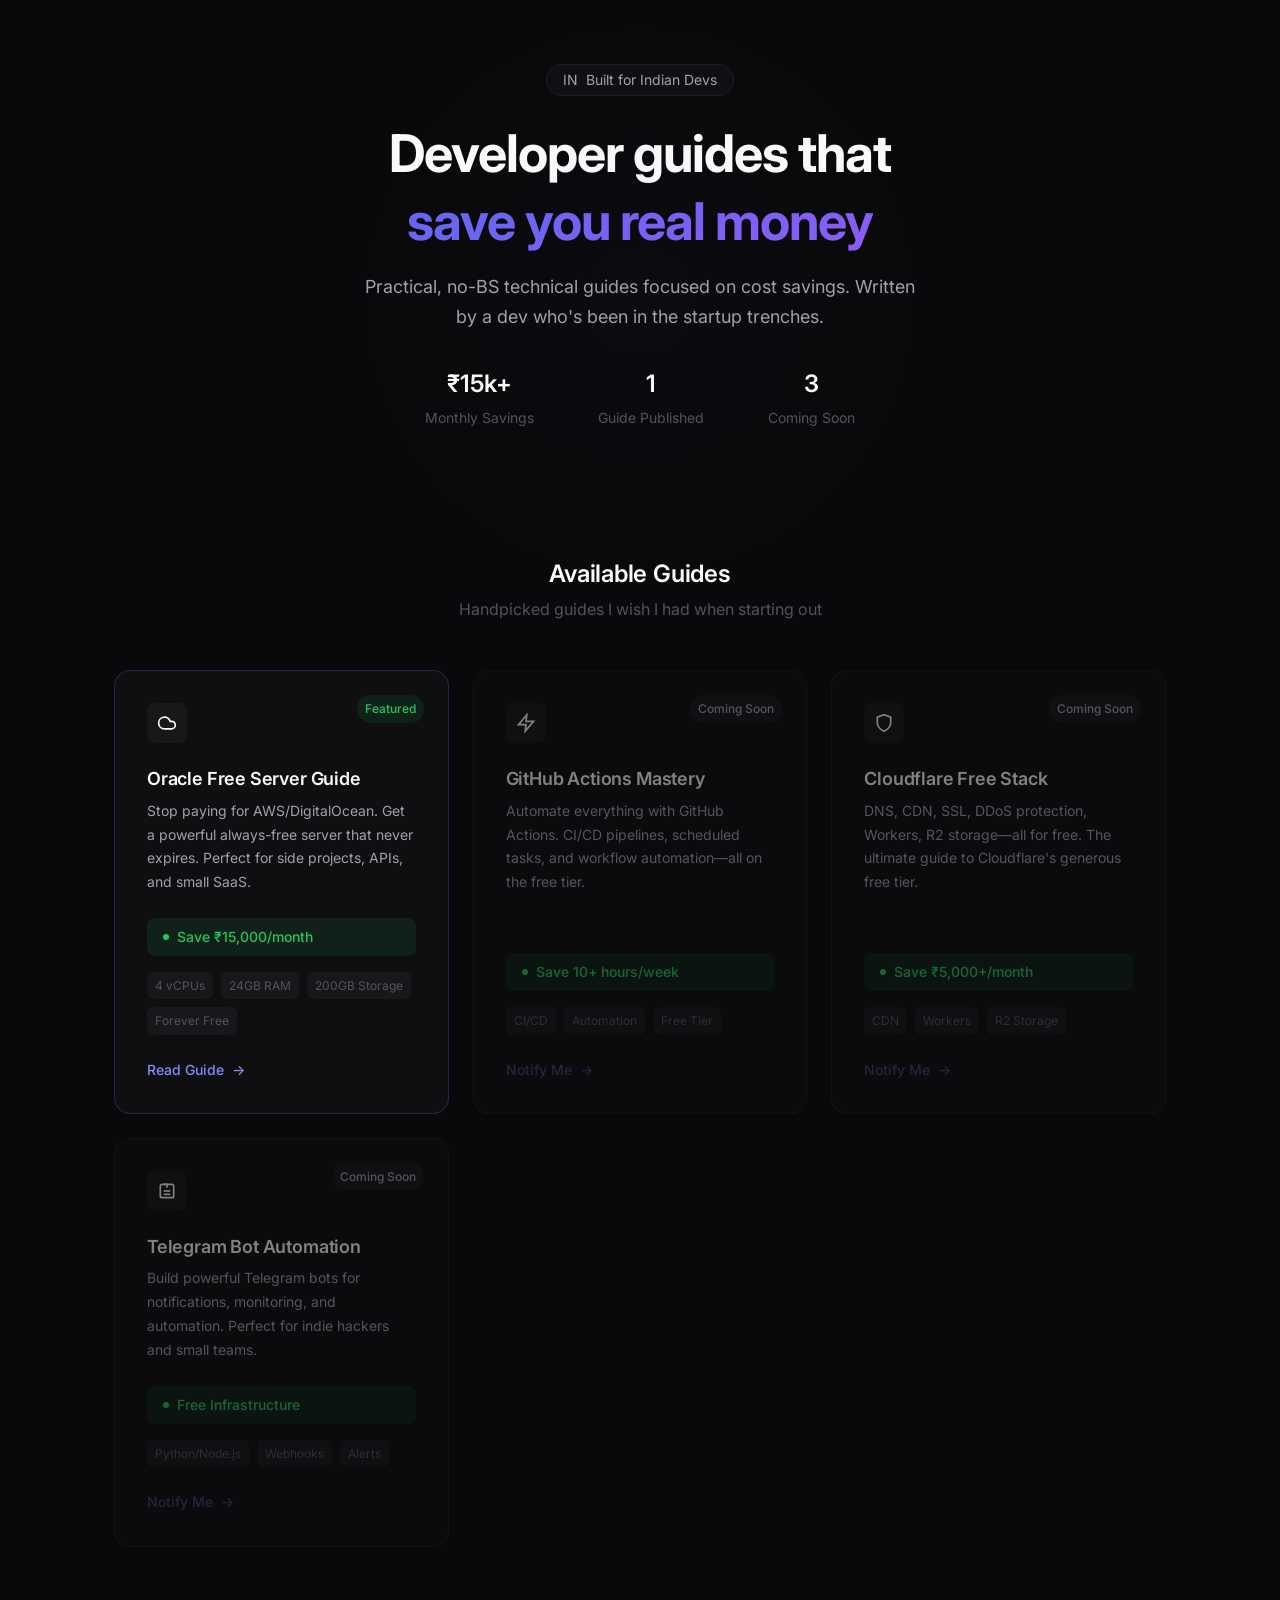
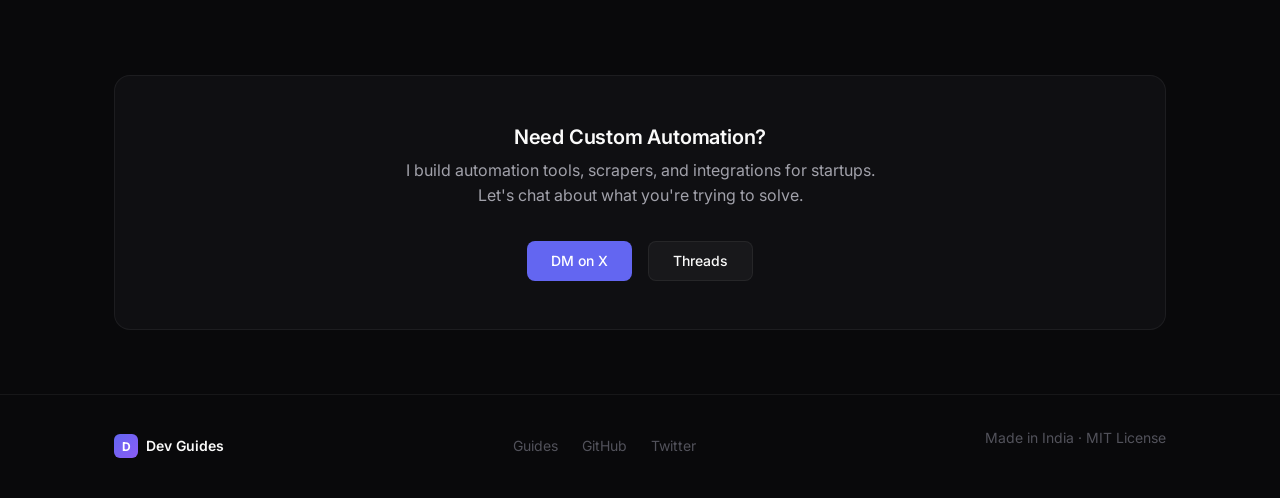
<file: index.html>
<!DOCTYPE html>
<html lang="en">
<head>
  <meta charset="UTF-8">
  <meta name="viewport" content="width=device-width, initial-scale=1.0">
  <meta name="description" content="Practical developer guides for Indian devs & startups. Save money, build faster, ship smarter.">
  <meta name="author" content="Dev Guides">
  <title>Dev Guides | Practical Guides for Indian Developers</title>
  <link rel="preconnect" href="https://fonts.googleapis.com">
  <link rel="preconnect" href="https://fonts.gstatic.com" crossorigin>
  <link href="https://fonts.googleapis.com/css2?family=Inter:wght@400;500;600;700&display=swap" rel="stylesheet">
  <link rel="stylesheet" href="assets/css/shared-styles.css">
  <link rel="icon" type="image/svg+xml" href="data:image/svg+xml,<svg xmlns='http://www.w3.org/2000/svg' viewBox='0 0 100 100'><text y='.9em' font-size='90'>D</text></svg>">
  <style>
    .hero{text-align:center;padding:var(--spacing-3xl) 0;position:relative}
    .hero::before{content:'';position:absolute;top:0;left:50%;transform:translateX(-50%);width:600px;height:600px;background:radial-gradient(circle,var(--accent-glow) 0%,transparent 70%);opacity:.15;pointer-events:none}
    .hero-badge{display:inline-flex;align-items:center;gap:var(--spacing-sm);padding:var(--spacing-xs) var(--spacing-md);background:var(--bg-secondary);border:1px solid var(--border-color);border-radius:var(--radius-full);font-size:var(--text-sm);color:var(--text-secondary);margin-bottom:var(--spacing-lg)}
    .hero h1{font-size:clamp(2rem,5vw,3.25rem);font-weight:700;margin-bottom:var(--spacing-md);letter-spacing:-0.02em}
    .hero-subtitle{font-size:var(--text-lg);color:var(--text-secondary);max-width:560px;margin:0 auto var(--spacing-xl);line-height:1.7}
    .hero-stats{display:flex;justify-content:center;gap:var(--spacing-3xl);flex-wrap:wrap}
    .stat{text-align:center}
    .stat-value{font-size:var(--text-2xl);font-weight:600;color:var(--text-primary)}
    .stat-label{font-size:var(--text-sm);color:var(--text-muted);margin-top:var(--spacing-xs)}
    .guides-section{padding:var(--spacing-3xl) 0}
    .section-header{text-align:center;margin-bottom:var(--spacing-2xl)}
    .section-title{font-size:var(--text-2xl);margin-bottom:var(--spacing-sm);font-weight:600}
    .section-subtitle{color:var(--text-muted)}
    .guides-grid{display:grid;grid-template-columns:repeat(auto-fit,minmax(300px,1fr));gap:var(--spacing-lg)}
    .guide-card{background:var(--bg-card);border:1px solid var(--border-color);border-radius:var(--radius-xl);padding:var(--spacing-xl);transition:all var(--transition-base);display:flex;flex-direction:column;position:relative}
    .guide-card:hover{background:var(--bg-card-hover);border-color:var(--border-hover);transform:translateY(-4px);box-shadow:var(--shadow-lg)}
    .guide-card.featured{border-color:rgba(99,102,241,.25)}
    .guide-card.placeholder{opacity:.5;cursor:default}
    .guide-card.placeholder:hover{transform:none;box-shadow:none;background:var(--bg-card)}
    .guide-status{position:absolute;top:var(--spacing-lg);right:var(--spacing-lg)}
    .guide-icon{width:40px;height:40px;border-radius:var(--radius-md);background:var(--bg-tertiary);display:flex;align-items:center;justify-content:center;margin-bottom:var(--spacing-lg);font-size:var(--text-lg)}
    .guide-title{font-size:var(--text-lg);font-weight:600;margin-bottom:var(--spacing-sm)}
    .guide-description{font-size:var(--text-sm);color:var(--text-secondary);flex-grow:1;margin-bottom:var(--spacing-lg);line-height:1.7}
    .guide-benefit{display:flex;align-items:center;gap:var(--spacing-sm);padding:var(--spacing-sm) var(--spacing-md);background:var(--success-bg);border-radius:var(--radius-md);margin-bottom:var(--spacing-md)}
    .guide-benefit-icon{width:6px;height:6px;border-radius:50%;background:var(--success)}
    .guide-benefit-text{font-size:var(--text-sm);color:var(--success);font-weight:500}
    .guide-specs{display:flex;gap:var(--spacing-sm);flex-wrap:wrap;margin-bottom:var(--spacing-lg)}
    .spec-tag{padding:var(--spacing-xs) var(--spacing-sm);background:var(--bg-tertiary);border-radius:var(--radius-sm);font-size:var(--text-xs);color:var(--text-muted)}
    .guide-cta{display:inline-flex;align-items:center;gap:var(--spacing-sm);color:var(--accent-secondary);font-size:var(--text-sm);font-weight:500;transition:gap var(--transition-fast)}
    .guide-cta:hover{gap:var(--spacing-md)}
    .cta-section{padding:var(--spacing-3xl) 0}
    .cta-card{background:var(--bg-secondary);border:1px solid var(--border-color);border-radius:var(--radius-xl);padding:var(--spacing-2xl);text-align:center}
    .cta-title{font-size:var(--text-xl);margin-bottom:var(--spacing-sm);font-weight:600}
    .cta-subtitle{color:var(--text-secondary);margin-bottom:var(--spacing-xl);max-width:480px;margin-left:auto;margin-right:auto}
    .cta-buttons{display:flex;justify-content:center;gap:var(--spacing-md);flex-wrap:wrap}
    .footer{border-top:1px solid var(--border-color);padding:var(--spacing-xl) 0}
    .footer-content{display:flex;justify-content:space-between;align-items:center;flex-wrap:wrap;gap:var(--spacing-lg)}
    .footer-brand{display:flex;align-items:center;gap:var(--spacing-sm);font-weight:600;font-size:var(--text-sm)}
    .footer-logo{width:24px;height:24px;background:var(--accent-gradient);border-radius:var(--radius-sm);display:flex;align-items:center;justify-content:center;font-size:var(--text-xs);font-weight:700;color:white}
    .footer-links{display:flex;gap:var(--spacing-lg)}
    .footer-link{color:var(--text-muted);font-size:var(--text-sm);transition:color var(--transition-fast)}
    .footer-link:hover{color:var(--text-primary)}
    .footer-copy{color:var(--text-muted);font-size:var(--text-sm)}
    @media(max-width:768px){.footer-content{flex-direction:column;text-align:center}.hero-stats{gap:var(--spacing-xl)}}
  </style>
</head>
<body>
  <section class="hero">
    <div class="container">
      <div class="hero-badge"><span>IN</span><span>Built for Indian Devs</span></div>
      <h1>Developer guides that<br><span class="text-gradient">save you real money</span></h1>
      <p class="hero-subtitle">Practical, no-BS technical guides focused on cost savings. Written by a dev who's been in the startup trenches.</p>
      <div class="hero-stats">
        <div class="stat"><div class="stat-value">₹15k+</div><div class="stat-label">Monthly Savings</div></div>
        <div class="stat"><div class="stat-value">1</div><div class="stat-label">Guide Published</div></div>
        <div class="stat"><div class="stat-value">3</div><div class="stat-label">Coming Soon</div></div>
      </div>
    </div>
  </section>

  <section class="guides-section" id="guides">
    <div class="container">
      <div class="section-header">
        <h2 class="section-title">Available Guides</h2>
        <p class="section-subtitle">Handpicked guides I wish I had when starting out</p>
      </div>
      <div class="guides-grid">
        <article class="guide-card featured">
          <span class="guide-status"><span class="badge badge-success">Featured</span></span>
          <div class="guide-icon">
            <svg width="20" height="20" viewBox="0 0 24 24" fill="none" stroke="currentColor" stroke-width="2"><path d="M17.5 19H9a7 7 0 1 1 6.71-9h1.79a4.5 4.5 0 1 1 0 9Z"/></svg>
          </div>
          <h3 class="guide-title">Oracle Free Server Guide</h3>
          <p class="guide-description">Stop paying for AWS/DigitalOcean. Get a powerful always-free server that never expires. Perfect for side projects, APIs, and small SaaS.</p>
          <div class="guide-benefit"><span class="guide-benefit-icon"></span><span class="guide-benefit-text">Save ₹15,000/month</span></div>
          <div class="guide-specs"><span class="spec-tag">4 vCPUs</span><span class="spec-tag">24GB RAM</span><span class="spec-tag">200GB Storage</span><span class="spec-tag">Forever Free</span></div>
          <a href="guides/oracle-free-server/" class="guide-cta">Read Guide <span>→</span></a>
        </article>
        <article class="guide-card placeholder">
          <span class="guide-status"><span class="badge">Coming Soon</span></span>
          <div class="guide-icon">
            <svg width="20" height="20" viewBox="0 0 24 24" fill="none" stroke="currentColor" stroke-width="2"><path d="M13 2L3 14h9l-1 8 10-12h-9l1-8z"/></svg>
          </div>
          <h3 class="guide-title">GitHub Actions Mastery</h3>
          <p class="guide-description">Automate everything with GitHub Actions. CI/CD pipelines, scheduled tasks, and workflow automation—all on the free tier.</p>
          <div class="guide-benefit"><span class="guide-benefit-icon"></span><span class="guide-benefit-text">Save 10+ hours/week</span></div>
          <div class="guide-specs"><span class="spec-tag">CI/CD</span><span class="spec-tag">Automation</span><span class="spec-tag">Free Tier</span></div>
          <span class="guide-cta" style="opacity:.4">Notify Me <span>→</span></span>
        </article>
        <article class="guide-card placeholder">
          <span class="guide-status"><span class="badge">Coming Soon</span></span>
          <div class="guide-icon">
            <svg width="20" height="20" viewBox="0 0 24 24" fill="none" stroke="currentColor" stroke-width="2"><path d="M12 22s8-4 8-10V5l-8-3-8 3v7c0 6 8 10 8 10z"/></svg>
          </div>
          <h3 class="guide-title">Cloudflare Free Stack</h3>
          <p class="guide-description">DNS, CDN, SSL, DDoS protection, Workers, R2 storage—all for free. The ultimate guide to Cloudflare's generous free tier.</p>
          <div class="guide-benefit"><span class="guide-benefit-icon"></span><span class="guide-benefit-text">Save ₹5,000+/month</span></div>
          <div class="guide-specs"><span class="spec-tag">CDN</span><span class="spec-tag">Workers</span><span class="spec-tag">R2 Storage</span></div>
          <span class="guide-cta" style="opacity:.4">Notify Me <span>→</span></span>
        </article>
        <article class="guide-card placeholder">
          <span class="guide-status"><span class="badge">Coming Soon</span></span>
          <div class="guide-icon">
            <svg width="20" height="20" viewBox="0 0 24 24" fill="none" stroke="currentColor" stroke-width="2"><path d="M12 8V4H8"/><rect x="4" y="4" width="16" height="16" rx="2"/><path d="M16 16H8"/><path d="M16 12H8"/></svg>
          </div>
          <h3 class="guide-title">Telegram Bot Automation</h3>
          <p class="guide-description">Build powerful Telegram bots for notifications, monitoring, and automation. Perfect for indie hackers and small teams.</p>
          <div class="guide-benefit"><span class="guide-benefit-icon"></span><span class="guide-benefit-text">Free Infrastructure</span></div>
          <div class="guide-specs"><span class="spec-tag">Python/Node.js</span><span class="spec-tag">Webhooks</span><span class="spec-tag">Alerts</span></div>
          <span class="guide-cta" style="opacity:.4">Notify Me <span>→</span></span>
        </article>
      </div>
    </div>
  </section>

  <section class="cta-section">
    <div class="container">
      <div class="cta-card">
        <h2 class="cta-title">Need Custom Automation?</h2>
        <p class="cta-subtitle">I build automation tools, scrapers, and integrations for startups. Let's chat about what you're trying to solve.</p>
        <div class="cta-buttons">
          <a href="https://x.com/krishamaze" class="btn btn-primary" target="_blank" rel="noopener noreferrer">DM on X</a>
          <a href="https://www.threads.net/@kris.na.27" class="btn btn-secondary" target="_blank" rel="noopener noreferrer">Threads</a>
        </div>
      </div>
    </div>
  </section>

  <footer class="footer">
    <div class="container">
      <div class="footer-content">
        <div class="footer-brand"><div class="footer-logo">D</div><span>Dev Guides</span></div>
        <nav class="footer-links">
          <a href="#guides" class="footer-link">Guides</a>
          <a href="https://github.com/krishamaze/dev-guides" class="footer-link" target="_blank" rel="noopener noreferrer">GitHub</a>
          <a href="https://x.com/krishamaze" class="footer-link" target="_blank" rel="noopener noreferrer">Twitter</a>
        </nav>
        <p class="footer-copy">Made in India · MIT License</p>
      </div>
    </div>
  </footer>
</body>
</html>
</file>
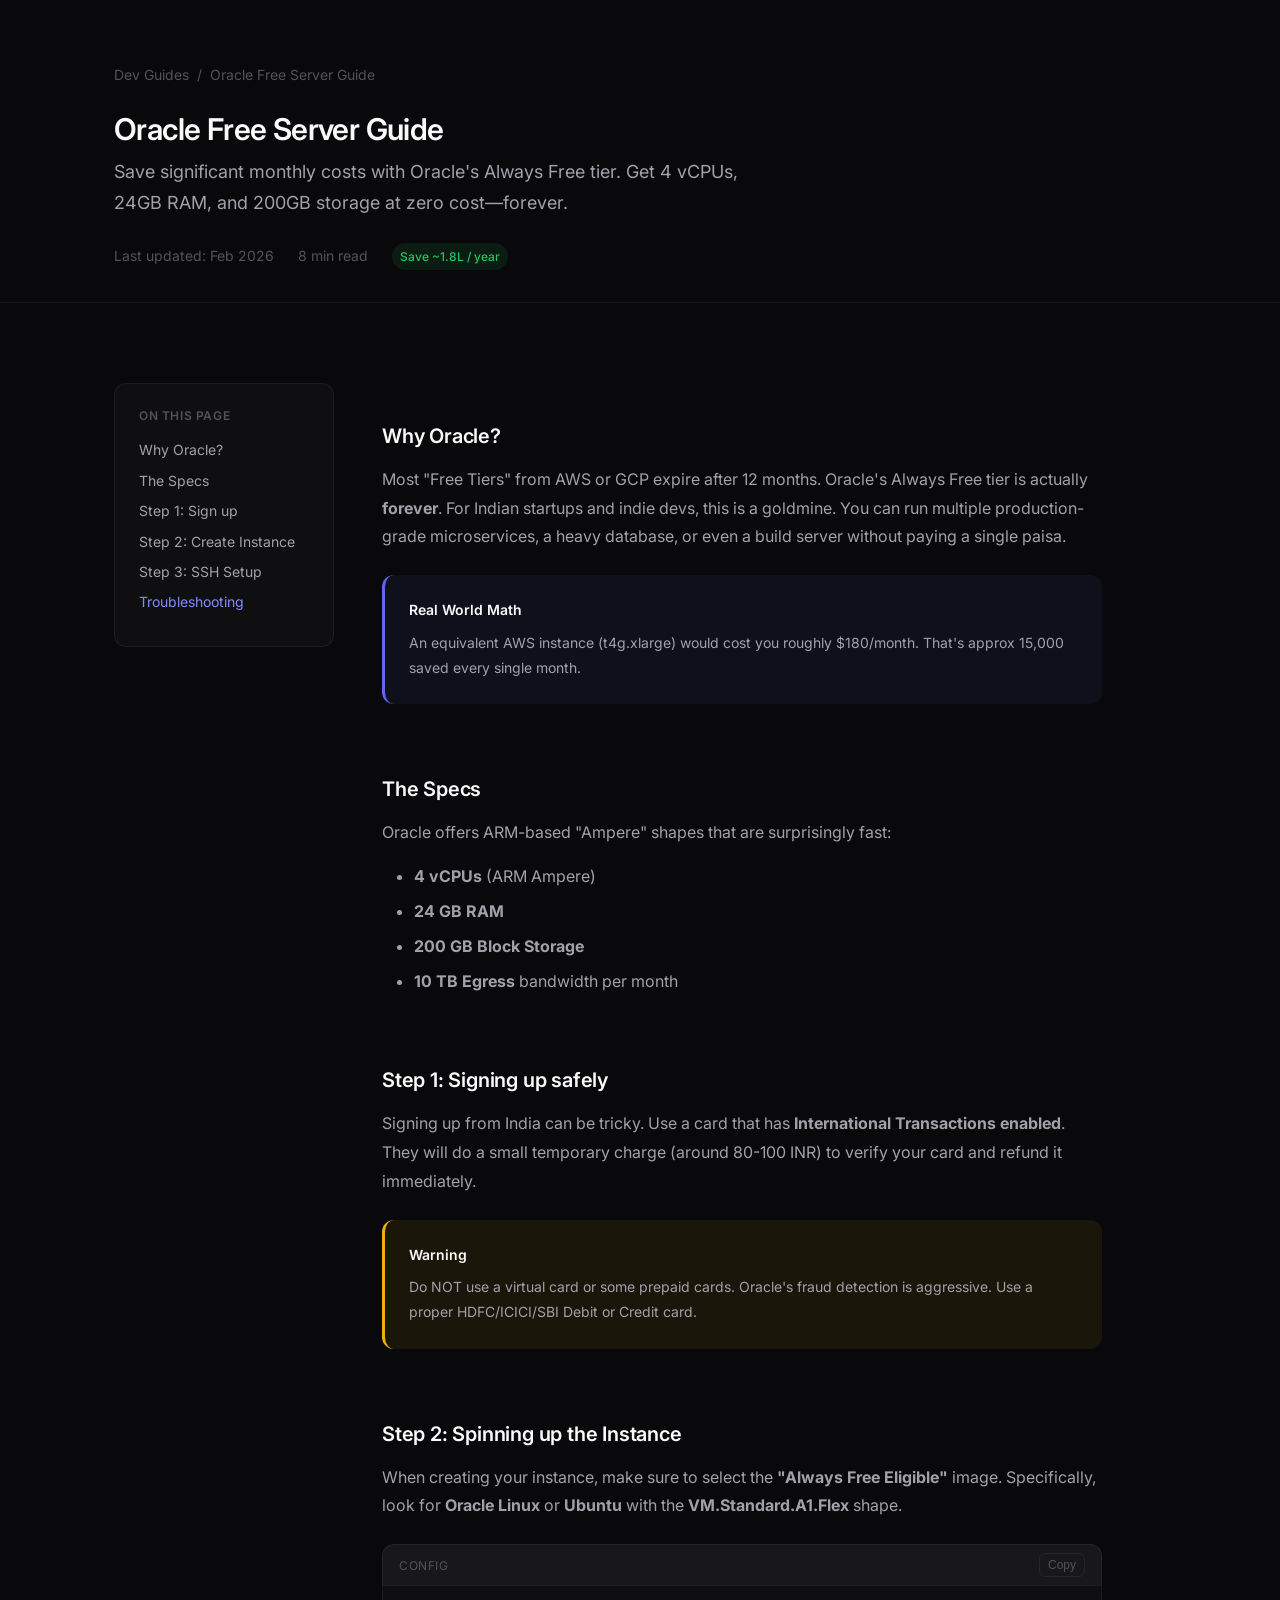
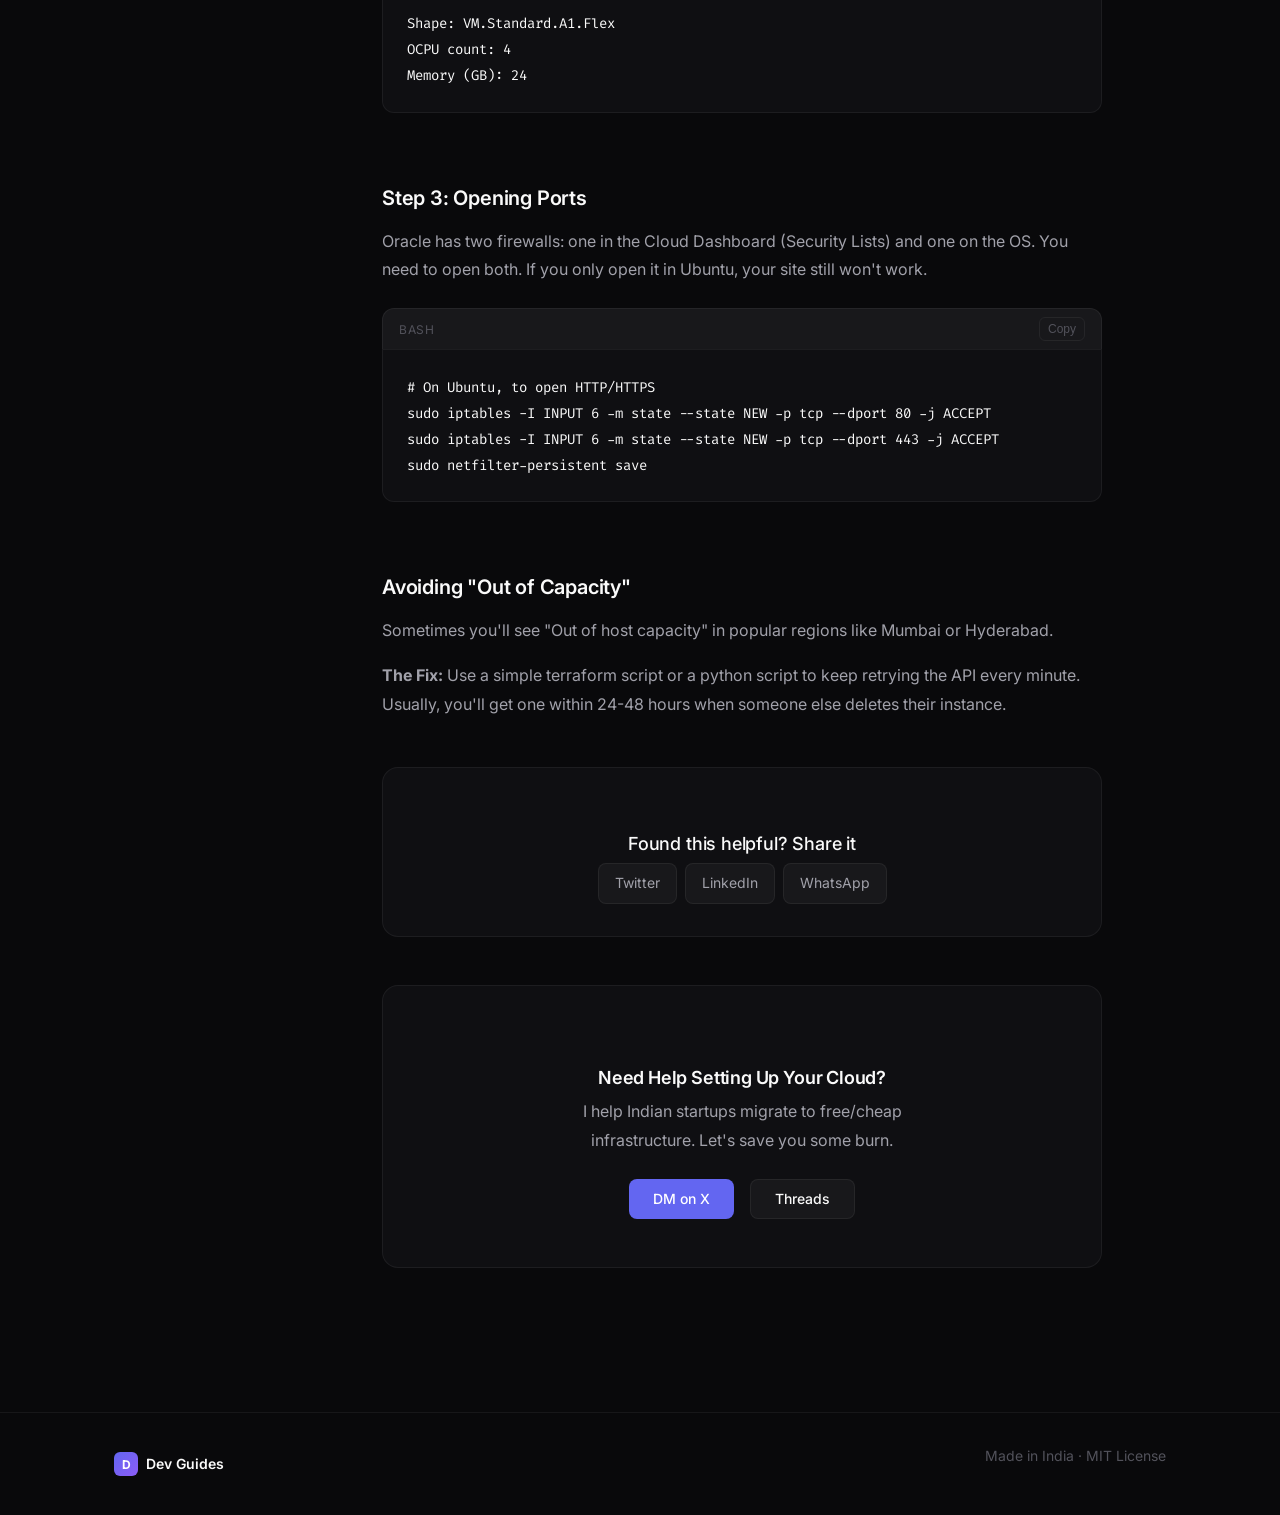
<file: guides/oracle-free-server/index.html>
<!DOCTYPE html>
<html lang="en">

<head>
    <meta charset="UTF-8">
    <meta name="viewport" content="width=device-width, initial-scale=1.0">
    <meta name="description"
        content="Learn how to get a powerful, forever-free ARM server from Oracle Cloud. 4 vCPUs, 24GB RAM, and 200GB storage for zero cost.">
    <meta name="author" content="Dev Guides">
    <title>Oracle Free Server Guide | Dev Guides</title>
    <link rel="preconnect" href="https://fonts.googleapis.com">
    <link rel="preconnect" href="https://fonts.gstatic.com" crossorigin>
    <link
        href="https://fonts.googleapis.com/css2?family=Inter:wght@400;500;600;700&family=Fira+Code:wght@400;500&display=swap"
        rel="stylesheet">
    <link rel="stylesheet" href="../../assets/css/shared-styles.css">
    <link rel="icon" type="image/svg+xml"
        href="data:image/svg+xml,<svg xmlns='http://www.w3.org/2000/svg' viewBox='0 0 100 100'><text y='.9em' font-size='90'>D</text></svg>">
    <style>
        .guide-header {
            padding: var(--spacing-3xl) 0 var(--spacing-xl);
            border-bottom: 1px solid var(--border-color)
        }

        .breadcrumb {
            display: flex;
            align-items: center;
            gap: var(--spacing-sm);
            font-size: var(--text-sm);
            color: var(--text-muted);
            margin-bottom: var(--spacing-lg)
        }

        .breadcrumb a {
            color: var(--text-muted)
        }

        .breadcrumb a:hover {
            color: var(--accent-secondary)
        }

        .guide-header h1 {
            font-size: var(--text-3xl);
            letter-spacing: -0.02em;
            margin-bottom: var(--spacing-sm)
        }

        .hero-subtitle {
            color: var(--text-secondary);
            font-size: var(--text-lg);
            line-height: 1.7;
            max-width: 640px
        }

        .guide-meta {
            display: flex;
            align-items: center;
            gap: var(--spacing-lg);
            flex-wrap: wrap;
            margin-top: var(--spacing-lg)
        }

        .meta-item {
            display: flex;
            align-items: center;
            gap: var(--spacing-xs);
            font-size: var(--text-sm);
            color: var(--text-muted)
        }

        .guide-layout {
            display: grid;
            grid-template-columns: 220px 1fr;
            gap: var(--spacing-2xl);
            padding: var(--spacing-2xl) 0
        }

        @media(max-width:900px) {
            .guide-layout {
                grid-template-columns: 1fr
            }

            .sidebar {
                display: none
            }
        }

        .sidebar {
            position: sticky;
            top: var(--spacing-lg);
            height: fit-content
        }

        .guide-content {
            max-width: 720px
        }

        .guide-content h2 {
            font-size: var(--text-xl);
            margin: var(--spacing-2xl) 0 var(--spacing-md);
            padding-top: var(--spacing-lg);
            letter-spacing: -0.01em
        }

        .guide-content h3 {
            font-size: var(--text-lg);
            margin: var(--spacing-xl) 0 var(--spacing-sm)
        }

        .guide-content p {
            margin-bottom: var(--spacing-md);
            line-height: 1.8
        }

        .guide-content ul {
            margin: var(--spacing-md) 0;
            padding-left: var(--spacing-xl)
        }

        .guide-content li {
            margin: var(--spacing-sm) 0;
            color: var(--text-secondary);
            line-height: 1.7
        }

        .code-block {
            position: relative;
            margin: var(--spacing-lg) 0
        }

        .code-header {
            display: flex;
            align-items: center;
            justify-content: space-between;
            background: var(--bg-tertiary);
            border: 1px solid var(--border-color);
            border-bottom: none;
            border-radius: var(--radius-lg) var(--radius-lg) 0 0;
            padding: var(--spacing-sm) var(--spacing-md)
        }

        .code-lang {
            font-size: var(--text-xs);
            color: var(--text-muted);
            text-transform: uppercase;
            letter-spacing: 0.05em
        }

        .code-header+pre {
            border-radius: 0 0 var(--radius-lg) var(--radius-lg);
            margin-top: 0
        }

        .callout {
            padding: var(--spacing-lg);
            border-radius: var(--radius-lg);
            margin: var(--spacing-lg) 0;
            border-left: 3px solid
        }

        .callout-info {
            background: rgba(99, 102, 241, .08);
            border-color: var(--accent-primary)
        }

        .callout-warning {
            background: rgba(234, 179, 8, .08);
            border-color: var(--warning)
        }

        .callout-success {
            background: var(--success-bg);
            border-color: var(--success)
        }

        .callout-title {
            font-weight: 600;
            font-size: var(--text-sm);
            margin-bottom: var(--spacing-sm)
        }

        .callout p {
            margin-bottom: 0;
            font-size: var(--text-sm)
        }

        .share-section {
            background: var(--bg-secondary);
            border: 1px solid var(--border-color);
            border-radius: var(--radius-xl);
            padding: var(--spacing-xl);
            margin: var(--spacing-2xl) 0;
            text-align: center
        }

        .share-title {
            font-size: var(--text-base);
            margin-bottom: var(--spacing-md);
            font-weight: 500
        }

        .share-buttons {
            display: flex;
            justify-content: center;
            gap: var(--spacing-sm);
            flex-wrap: wrap
        }

        .share-btn {
            display: inline-flex;
            align-items: center;
            gap: var(--spacing-sm);
            padding: var(--spacing-sm) var(--spacing-md);
            background: var(--bg-tertiary);
            border: 1px solid var(--border-color);
            border-radius: var(--radius-md);
            color: var(--text-secondary);
            font-size: var(--text-sm);
            text-decoration: none;
            transition: all var(--transition-fast)
        }

        .share-btn:hover {
            background: var(--bg-card-hover);
            border-color: var(--border-hover);
            color: var(--text-primary)
        }

        .consulting-cta {
            background: var(--bg-secondary);
            border: 1px solid var(--border-color);
            border-radius: var(--radius-xl);
            padding: var(--spacing-2xl);
            text-align: center;
            margin: var(--spacing-2xl) 0
        }

        .consulting-cta h3 {
            font-size: var(--text-lg);
            margin-bottom: var(--spacing-sm)
        }

        .consulting-cta p {
            color: var(--text-secondary);
            margin-bottom: var(--spacing-lg);
            max-width: 400px;
            margin-left: auto;
            margin-right: auto
        }

        .cta-buttons {
            display: flex;
            justify-content: center;
            gap: var(--spacing-md);
            flex-wrap: wrap
        }

        .footer {
            border-top: 1px solid var(--border-color);
            padding: var(--spacing-xl) 0;
            margin-top: var(--spacing-2xl)
        }

        .footer-content {
            display: flex;
            justify-content: space-between;
            align-items: center;
            flex-wrap: wrap;
            gap: var(--spacing-md)
        }

        .footer-brand {
            display: flex;
            align-items: center;
            gap: var(--spacing-sm);
            font-weight: 600;
            font-size: var(--text-sm)
        }

        .footer-logo {
            width: 24px;
            height: 24px;
            background: var(--accent-gradient);
            border-radius: var(--radius-sm);
            display: flex;
            align-items: center;
            justify-content: center;
            font-size: var(--text-xs);
            font-weight: 700;
            color: white
        }

        .footer-copy {
            color: var(--text-muted);
            font-size: var(--text-sm)
        }
    </style>
</head>

<body>
    <header class="guide-header">
        <div class="container">
            <nav class="breadcrumb">
                <a href="../../">Dev Guides</a><span>/</span><span>Oracle Free Server Guide</span>
            </nav>
            <h1>Oracle Free Server Guide</h1>
            <p class="hero-subtitle">Save significant monthly costs with Oracle's Always Free tier. Get 4 vCPUs, 24GB
                RAM, and 200GB storage at zero cost—forever.</p>
            <div class="guide-meta">
                <span class="meta-item">Last updated: Feb 2026</span>
                <span class="meta-item">8 min read</span>
                <span class="badge badge-success">Save ~1.8L / year</span>
            </div>
        </div>
    </header>

    <main class="container">
        <div class="guide-layout">
            <aside class="sidebar">
                <nav class="toc">
                    <h2 class="toc-title">On this page</h2>
                    <ul class="toc-list">
                        <li><a href="#why-oracle">Why Oracle?</a></li>
                        <li><a href="#the-specs">The Specs</a></li>
                        <li><a href="#step-1">Step 1: Sign up</a></li>
                        <li><a href="#step-2">Step 2: Create Instance</a></li>
                        <li><a href="#step-3">Step 3: SSH Setup</a></li>
                        <li><a href="#troubleshooting">Troubleshooting</a></li>
                    </ul>
                </nav>
            </aside>

            <article class="guide-content">
                <section id="why-oracle">
                    <h2>Why Oracle?</h2>
                    <p>Most "Free Tiers" from AWS or GCP expire after 12 months. Oracle's Always Free tier is actually
                        <strong>forever</strong>. For Indian startups and indie devs, this is a goldmine. You can run
                        multiple production-grade microservices, a heavy database, or even a build server without paying
                        a single paisa.
                    </p>
                    <div class="callout callout-info">
                        <div class="callout-title">Real World Math</div>
                        <p>An equivalent AWS instance (t4g.xlarge) would cost you roughly $180/month. That's approx
                            15,000 saved every single month.</p>
                    </div>
                </section>

                <section id="the-specs">
                    <h2>The Specs</h2>
                    <p>Oracle offers ARM-based "Ampere" shapes that are surprisingly fast:</p>
                    <ul>
                        <li><strong>4 vCPUs</strong> (ARM Ampere)</li>
                        <li><strong>24 GB RAM</strong></li>
                        <li><strong>200 GB Block Storage</strong></li>
                        <li><strong>10 TB Egress</strong> bandwidth per month</li>
                    </ul>
                </section>

                <section id="step-1">
                    <h2>Step 1: Signing up safely</h2>
                    <p>Signing up from India can be tricky. Use a card that has <strong>International Transactions
                            enabled</strong>. They will do a small temporary charge (around 80-100 INR) to verify your
                        card and
                        refund it immediately.</p>
                    <div class="callout callout-warning">
                        <div class="callout-title">Warning</div>
                        <p>Do NOT use a virtual card or some prepaid cards. Oracle's fraud detection is aggressive. Use
                            a proper HDFC/ICICI/SBI Debit or Credit card.</p>
                    </div>
                </section>

                <section id="step-2">
                    <h2>Step 2: Spinning up the Instance</h2>
                    <p>When creating your instance, make sure to select the <strong>"Always Free Eligible"</strong>
                        image. Specifically, look for <strong>Oracle Linux</strong> or <strong>Ubuntu</strong> with the
                        <strong>VM.Standard.A1.Flex</strong> shape.
                    </p>
                    <div class="code-block">
                        <div class="code-header">
                            <span class="code-lang">config</span>
                            <button class="copy-btn" onclick="copyCode(this)">Copy</button>
                        </div>
                        <pre><code>Shape: VM.Standard.A1.Flex
OCPU count: 4
Memory (GB): 24</code></pre>
                    </div>
                </section>

                <section id="step-3">
                    <h2>Step 3: Opening Ports</h2>
                    <p>Oracle has two firewalls: one in the Cloud Dashboard (Security Lists) and one on the OS. You need
                        to open both. If you only open it in Ubuntu, your site still won't work.</p>
                    <div class="code-block">
                        <div class="code-header">
                            <span class="code-lang">bash</span>
                            <button class="copy-btn" onclick="copyCode(this)">Copy</button>
                        </div>
                        <pre><code># On Ubuntu, to open HTTP/HTTPS
sudo iptables -I INPUT 6 -m state --state NEW -p tcp --dport 80 -j ACCEPT
sudo iptables -I INPUT 6 -m state --state NEW -p tcp --dport 443 -j ACCEPT
sudo netfilter-persistent save</code></pre>
                    </div>
                </section>

                <section id="troubleshooting">
                    <h2>Avoiding "Out of Capacity"</h2>
                    <p>Sometimes you'll see "Out of host capacity" in popular regions like Mumbai or Hyderabad.</p>
                    <p><strong>The Fix:</strong> Use a simple terraform script or a python script to keep retrying the
                        API every minute. Usually, you'll get one within 24-48 hours when someone else deletes their
                        instance.</p>
                </section>

                <div class="share-section">
                    <h3 class="share-title">Found this helpful? Share it</h3>
                    <div class="share-buttons">
                        <a href="#" class="share-btn">Twitter</a>
                        <a href="#" class="share-btn">LinkedIn</a>
                        <a href="#" class="share-btn">WhatsApp</a>
                    </div>
                </div>

                <div class="consulting-cta">
                    <h3>Need Help Setting Up Your Cloud?</h3>
                    <p>I help Indian startups migrate to free/cheap infrastructure. Let's save you some burn.</p>
                    <div class="cta-buttons">
                        <a href="https://x.com/krishamaze" class="btn btn-primary" target="_blank">DM on X</a>
                        <a href="https://www.threads.net/@kris.na.27" class="btn btn-secondary"
                            target="_blank">Threads</a>
                    </div>
                </div>
            </article>
        </div>
    </main>

    <footer class="footer">
        <div class="container">
            <div class="footer-content">
                <div class="footer-brand">
                    <div class="footer-logo">D</div> Dev Guides
                </div>
                <p class="footer-copy">Made in India · MIT License</p>
            </div>
        </div>
    </footer>

    <script src="../../assets/js/guide.js"></script>
</body>

</html>
</file>
<file: assets/css/shared-styles.css>
/* ============================================
   Dev Guides - Shared Styles
   Clean, Minimal, Premium Dark Mode
   ============================================ */

/* CSS Custom Properties */
:root {
  /* Colors - Refined Dark Mode */
  --bg-primary: #09090b;
  --bg-secondary: #0f0f12;
  --bg-tertiary: #18181b;
  --bg-card: #0f0f12;
  --bg-card-hover: #18181b;
  
  --text-primary: #fafafa;
  --text-secondary: #a1a1aa;
  --text-muted: #52525b;
  
  --accent-primary: #6366f1;
  --accent-secondary: #818cf8;
  --accent-gradient: linear-gradient(135deg, #6366f1 0%, #8b5cf6 100%);
  --accent-glow: rgba(99, 102, 241, 0.15);
  
  --success: #22c55e;
  --success-bg: rgba(34, 197, 94, 0.1);
  --warning: #eab308;
  --error: #ef4444;
  
  --border-color: rgba(255, 255, 255, 0.06);
  --border-hover: rgba(255, 255, 255, 0.12);
  
  /* Typography */
  --font-sans: 'Inter', -apple-system, BlinkMacSystemFont, 'Segoe UI', Roboto, sans-serif;
  --font-mono: 'Fira Code', 'JetBrains Mono', 'Consolas', monospace;
  
  --text-xs: 0.75rem;
  --text-sm: 0.875rem;
  --text-base: 1rem;
  --text-lg: 1.125rem;
  --text-xl: 1.25rem;
  --text-2xl: 1.5rem;
  --text-3xl: 1.875rem;
  --text-4xl: 2.25rem;
  --text-5xl: 3rem;
  
  /* Spacing */
  --spacing-xs: 0.25rem;
  --spacing-sm: 0.5rem;
  --spacing-md: 1rem;
  --spacing-lg: 1.5rem;
  --spacing-xl: 2rem;
  --spacing-2xl: 3rem;
  --spacing-3xl: 4rem;
  
  /* Border Radius */
  --radius-sm: 0.375rem;
  --radius-md: 0.5rem;
  --radius-lg: 0.75rem;
  --radius-xl: 1rem;
  --radius-2xl: 1.5rem;
  --radius-full: 9999px;
  
  /* Shadows - Subtle */
  --shadow-sm: 0 1px 2px rgba(0, 0, 0, 0.4);
  --shadow-md: 0 4px 6px -1px rgba(0, 0, 0, 0.5);
  --shadow-lg: 0 10px 15px -3px rgba(0, 0, 0, 0.5);
  --shadow-xl: 0 20px 25px -5px rgba(0, 0, 0, 0.5);
  
  /* Transitions */
  --transition-fast: 150ms ease;
  --transition-base: 200ms ease;
  --transition-slow: 300ms ease;
  
  /* Container */
  --container-max: 1100px;
  --container-padding: 1.5rem;
}

/* Reset & Base */
*, *::before, *::after {
  box-sizing: border-box;
  margin: 0;
  padding: 0;
}

html {
  scroll-behavior: smooth;
  -webkit-font-smoothing: antialiased;
  -moz-osx-font-smoothing: grayscale;
}

body {
  font-family: var(--font-sans);
  font-size: var(--text-base);
  line-height: 1.6;
  color: var(--text-primary);
  background-color: var(--bg-primary);
  min-height: 100vh;
}

/* Typography */
h1, h2, h3, h4, h5, h6 {
  font-weight: 600;
  line-height: 1.3;
  color: var(--text-primary);
  letter-spacing: -0.01em;
}

h1 { font-size: var(--text-4xl); }
h2 { font-size: var(--text-3xl); }
h3 { font-size: var(--text-2xl); }
h4 { font-size: var(--text-xl); }
h5 { font-size: var(--text-lg); }
h6 { font-size: var(--text-base); }

p {
  color: var(--text-secondary);
  margin-bottom: var(--spacing-md);
}

a {
  color: var(--accent-secondary);
  text-decoration: none;
  transition: color var(--transition-fast);
}

a:hover {
  color: var(--text-primary);
}

/* Container */
.container {
  max-width: var(--container-max);
  margin: 0 auto;
  padding: 0 var(--container-padding);
}

/* Responsive Grid System */
.grid {
  display: grid;
  gap: var(--spacing-lg);
}

.grid-cols-1 { grid-template-columns: repeat(1, 1fr); }
.grid-cols-2 { grid-template-columns: repeat(2, 1fr); }
.grid-cols-3 { grid-template-columns: repeat(3, 1fr); }
.grid-cols-4 { grid-template-columns: repeat(4, 1fr); }

@media (max-width: 1024px) {
  .lg\:grid-cols-2 { grid-template-columns: repeat(2, 1fr); }
  .lg\:grid-cols-1 { grid-template-columns: repeat(1, 1fr); }
}

@media (max-width: 768px) {
  .md\:grid-cols-1 { grid-template-columns: repeat(1, 1fr); }
  
  h1 { font-size: var(--text-3xl); }
  h2 { font-size: var(--text-2xl); }
  h3 { font-size: var(--text-xl); }
}

@media (max-width: 480px) {
  :root {
    --container-padding: 1rem;
  }
  
  h1 { font-size: var(--text-2xl); }
}

/* Buttons */
.btn {
  display: inline-flex;
  align-items: center;
  justify-content: center;
  gap: var(--spacing-sm);
  padding: var(--spacing-sm) var(--spacing-lg);
  font-family: var(--font-sans);
  font-size: var(--text-sm);
  font-weight: 500;
  border-radius: var(--radius-md);
  border: none;
  cursor: pointer;
  transition: all var(--transition-base);
  text-decoration: none;
}

.btn-primary {
  background: var(--accent-primary);
  color: white;
}

.btn-primary:hover {
  background: var(--accent-secondary);
  color: white;
}

.btn-secondary {
  background: var(--bg-tertiary);
  color: var(--text-primary);
  border: 1px solid var(--border-color);
}

.btn-secondary:hover {
  background: var(--bg-secondary);
  border-color: var(--border-hover);
}

.btn-ghost {
  background: transparent;
  color: var(--text-secondary);
}

.btn-ghost:hover {
  color: var(--text-primary);
  background: var(--bg-tertiary);
}

/* Cards */
.card {
  background: var(--bg-card);
  border: 1px solid var(--border-color);
  border-radius: var(--radius-xl);
  padding: var(--spacing-xl);
  transition: all var(--transition-base);
}

.card:hover {
  background: var(--bg-card-hover);
  border-color: var(--border-hover);
}

/* Code Blocks */
pre, code {
  font-family: var(--font-mono);
}

code {
  background: var(--bg-tertiary);
  padding: 0.2em 0.4em;
  border-radius: var(--radius-sm);
  font-size: 0.875em;
  color: var(--accent-secondary);
}

pre {
  background: var(--bg-secondary);
  border: 1px solid var(--border-color);
  border-radius: var(--radius-lg);
  padding: var(--spacing-lg);
  overflow-x: auto;
  position: relative;
}

pre code {
  background: transparent;
  padding: 0;
  font-size: var(--text-sm);
  color: var(--text-primary);
  line-height: 1.7;
}

/* Code Block Header */
.code-block {
  position: relative;
  margin: var(--spacing-lg) 0;
}

.code-block-header {
  display: flex;
  align-items: center;
  justify-content: space-between;
  background: var(--bg-tertiary);
  border: 1px solid var(--border-color);
  border-bottom: none;
  border-radius: var(--radius-lg) var(--radius-lg) 0 0;
  padding: var(--spacing-sm) var(--spacing-md);
}

.code-block-header + pre {
  border-radius: 0 0 var(--radius-lg) var(--radius-lg);
  margin-top: 0;
}

.code-language {
  font-size: var(--text-xs);
  color: var(--text-muted);
  text-transform: uppercase;
  letter-spacing: 0.05em;
}

.copy-btn {
  display: flex;
  align-items: center;
  gap: var(--spacing-xs);
  padding: var(--spacing-xs) var(--spacing-sm);
  background: transparent;
  border: 1px solid var(--border-color);
  border-radius: var(--radius-sm);
  color: var(--text-muted);
  font-size: var(--text-xs);
  cursor: pointer;
  transition: all var(--transition-fast);
}

.copy-btn:hover {
  color: var(--text-primary);
  border-color: var(--border-hover);
  background: var(--bg-secondary);
}

.copy-btn.copied {
  color: var(--success);
  border-color: var(--success);
}

/* Badges & Tags */
.badge {
  display: inline-flex;
  align-items: center;
  padding: var(--spacing-xs) var(--spacing-sm);
  font-size: var(--text-xs);
  font-weight: 500;
  border-radius: var(--radius-full);
  background: var(--bg-tertiary);
  color: var(--text-secondary);
}

.badge-success {
  background: var(--success-bg);
  color: var(--success);
}

.badge-accent {
  background: var(--accent-glow);
  color: var(--accent-secondary);
}

/* Table of Contents */
.toc {
  background: var(--bg-secondary);
  border: 1px solid var(--border-color);
  border-radius: var(--radius-lg);
  padding: var(--spacing-lg);
  margin: var(--spacing-xl) 0;
}

.toc-title {
  font-size: var(--text-xs);
  font-weight: 600;
  color: var(--text-muted);
  text-transform: uppercase;
  letter-spacing: 0.05em;
  margin-bottom: var(--spacing-md);
}

.toc-list {
  list-style: none;
}

.toc-list li {
  margin: var(--spacing-sm) 0;
}

.toc-list a {
  color: var(--text-secondary);
  font-size: var(--text-sm);
  display: flex;
  align-items: center;
  gap: var(--spacing-sm);
  transition: all var(--transition-fast);
}

.toc-list a:hover {
  color: var(--text-primary);
}

.toc-list a.active {
  color: var(--accent-secondary);
}

/* Utility Classes */
.text-center { text-align: center; }
.text-left { text-align: left; }
.text-right { text-align: right; }

.text-gradient {
  background: var(--accent-gradient);
  -webkit-background-clip: text;
  -webkit-text-fill-color: transparent;
  background-clip: text;
}

.flex { display: flex; }
.flex-col { flex-direction: column; }
.items-center { align-items: center; }
.justify-center { justify-content: center; }
.justify-between { justify-content: space-between; }
.gap-sm { gap: var(--spacing-sm); }
.gap-md { gap: var(--spacing-md); }
.gap-lg { gap: var(--spacing-lg); }

.mt-sm { margin-top: var(--spacing-sm); }
.mt-md { margin-top: var(--spacing-md); }
.mt-lg { margin-top: var(--spacing-lg); }
.mt-xl { margin-top: var(--spacing-xl); }
.mt-2xl { margin-top: var(--spacing-2xl); }

.mb-sm { margin-bottom: var(--spacing-sm); }
.mb-md { margin-bottom: var(--spacing-md); }
.mb-lg { margin-bottom: var(--spacing-lg); }
.mb-xl { margin-bottom: var(--spacing-xl); }

.py-xl { padding-top: var(--spacing-xl); padding-bottom: var(--spacing-xl); }
.py-2xl { padding-top: var(--spacing-2xl); padding-bottom: var(--spacing-2xl); }
.py-3xl { padding-top: var(--spacing-3xl); padding-bottom: var(--spacing-3xl); }

.cta-buttons {
  display: flex;
  justify-content: center;
  gap: var(--spacing-md);
  flex-wrap: wrap;
}

.footer-logo {
  width: 24px;
  height: 24px;
  background: var(--accent-gradient);
  border-radius: var(--radius-sm);
  display: flex;
  align-items: center;
  justify-content: center;
  font-size: var(--text-xs);
  font-weight: 700;
  color: white;
}

/* Divider */
.divider {
  height: 1px;
  background: var(--border-color);
  margin: var(--spacing-xl) 0;
}

/* Scrollbar Styling */
::-webkit-scrollbar {
  width: 8px;
  height: 8px;
}

::-webkit-scrollbar-track {
  background: var(--bg-secondary);
}

::-webkit-scrollbar-thumb {
  background: var(--bg-tertiary);
  border-radius: var(--radius-full);
}

::-webkit-scrollbar-thumb:hover {
  background: var(--text-muted);
}

/* Selection */
::selection {
  background: var(--accent-glow);
  color: var(--text-primary);
}

/* Focus States */
:focus-visible {
  outline: 2px solid var(--accent-primary);
  outline-offset: 2px;
}

/* Print Styles */
@media print {
  body {
    background: white;
    color: black;
  }
  
  .card {
    border: 1px solid #ccc;
    box-shadow: none;
  }
}
</file>
